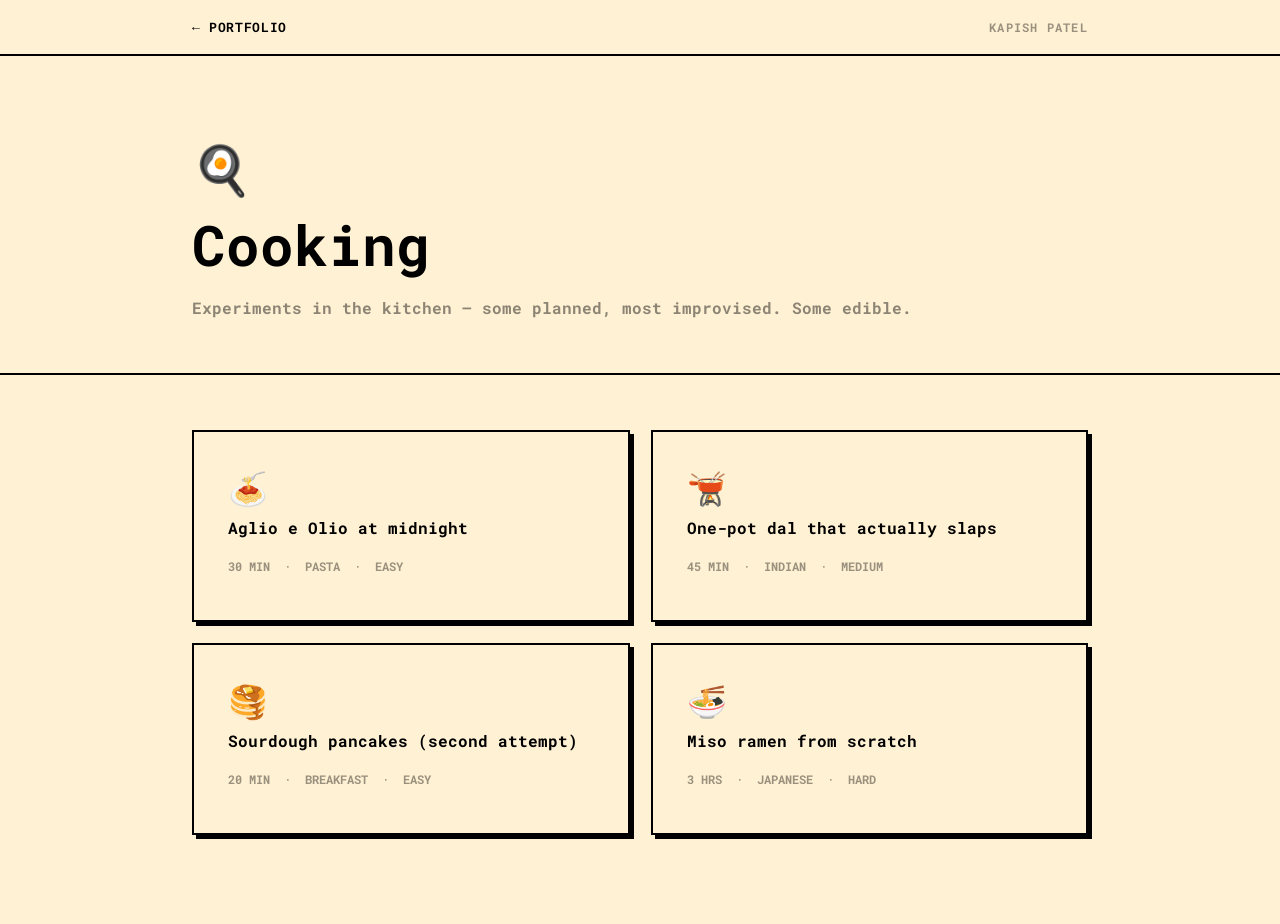
<file: pages/cooking.html>
<!DOCTYPE html>
<html lang="en">
<head>
    <meta charset="UTF-8">
    <meta name="viewport" content="width=device-width, initial-scale=1.0">
    <title>Cooking | Kapish Patel</title>
    <link rel="preconnect" href="https://fonts.googleapis.com">
    <link rel="preconnect" href="https://fonts.gstatic.com" crossorigin>
    <link href="https://fonts.googleapis.com/css2?family=Roboto+Mono:ital,wght@0,100..700;1,100..700&display=swap" rel="stylesheet">
    <link rel="stylesheet" href="../style.css">
</head>
<body class="subpage">

    <nav class="subpage-nav">
        <a href="../index.html" class="subpage-back">&#8592; PORTFOLIO</a>
        <span class="subpage-name">KAPISH PATEL</span>
    </nav>

    <header class="subpage-hero">
        <span class="subpage-icon">🍳</span>
        <h1>Cooking</h1>
        <p>Experiments in the kitchen — some planned, most improvised. Some edible.</p>
    </header>

    <main class="subpage-content">
        <div class="subpage-recipe-grid">

            <div class="sr-card">
                <span class="sr-emoji">🍝</span>
                <h3 class="sr-title">Aglio e Olio at midnight</h3>
                <p class="sr-meta">30 MIN &nbsp;·&nbsp; PASTA &nbsp;·&nbsp; EASY</p>
            </div>

            <div class="sr-card">
                <span class="sr-emoji">🫕</span>
                <h3 class="sr-title">One-pot dal that actually slaps</h3>
                <p class="sr-meta">45 MIN &nbsp;·&nbsp; INDIAN &nbsp;·&nbsp; MEDIUM</p>
            </div>

            <div class="sr-card">
                <span class="sr-emoji">🥞</span>
                <h3 class="sr-title">Sourdough pancakes (second attempt)</h3>
                <p class="sr-meta">20 MIN &nbsp;·&nbsp; BREAKFAST &nbsp;·&nbsp; EASY</p>
            </div>

            <div class="sr-card">
                <span class="sr-emoji">🍜</span>
                <h3 class="sr-title">Miso ramen from scratch</h3>
                <p class="sr-meta">3 HRS &nbsp;·&nbsp; JAPANESE &nbsp;·&nbsp; HARD</p>
            </div>

        </div>
    </main>

</body>
</html>
</file>
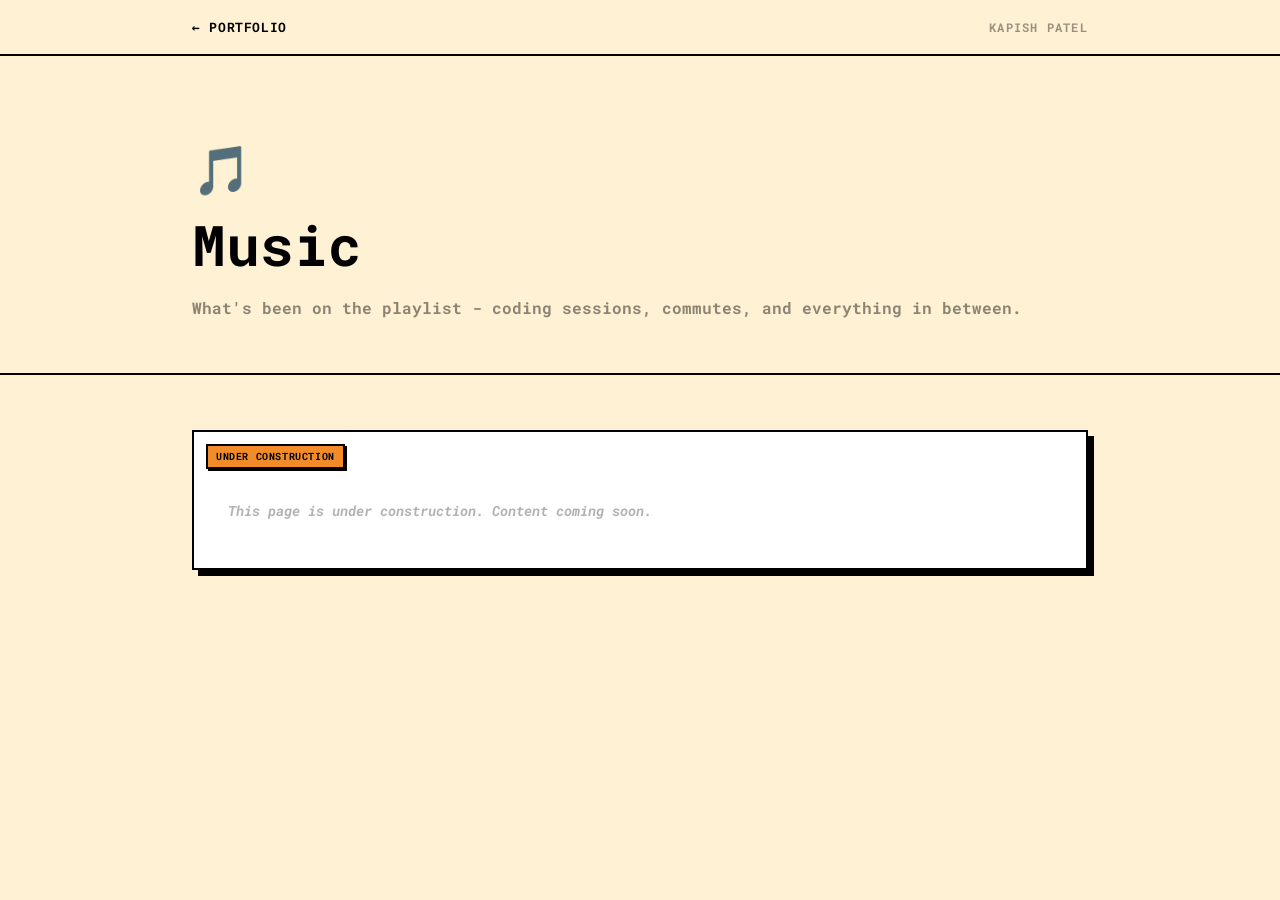
<file: pages/music.html>
<!DOCTYPE html>
<html lang="en">
<head>
    <meta charset="UTF-8">
    <meta name="viewport" content="width=device-width, initial-scale=1.0">
    <title>Music | Kapish Patel</title>
    <link rel="preconnect" href="https://fonts.googleapis.com">
    <link rel="preconnect" href="https://fonts.gstatic.com" crossorigin>
    <link href="https://fonts.googleapis.com/css2?family=Roboto+Mono:ital,wght@0,100..700;1,100..700&display=swap" rel="stylesheet">
    <link rel="stylesheet" href="../style.css">
    <script src="../data.js"></script>
    <script src="../app.js"></script>
</head>
<body class="subpage">

    <nav class="subpage-nav">
        <a href="../index.html" class="subpage-back">&#8592; PORTFOLIO</a>
        <span class="subpage-name">KAPISH PATEL</span>
    </nav>

    <header class="subpage-hero">
        <span class="subpage-icon"></span>
        <h1></h1>
        <p class="subpage-description"></p>
    </header>

    <main class="subpage-content">
        <div class="subpage-dynamic-content"></div>
    </main>

</body>
</html>
</file>
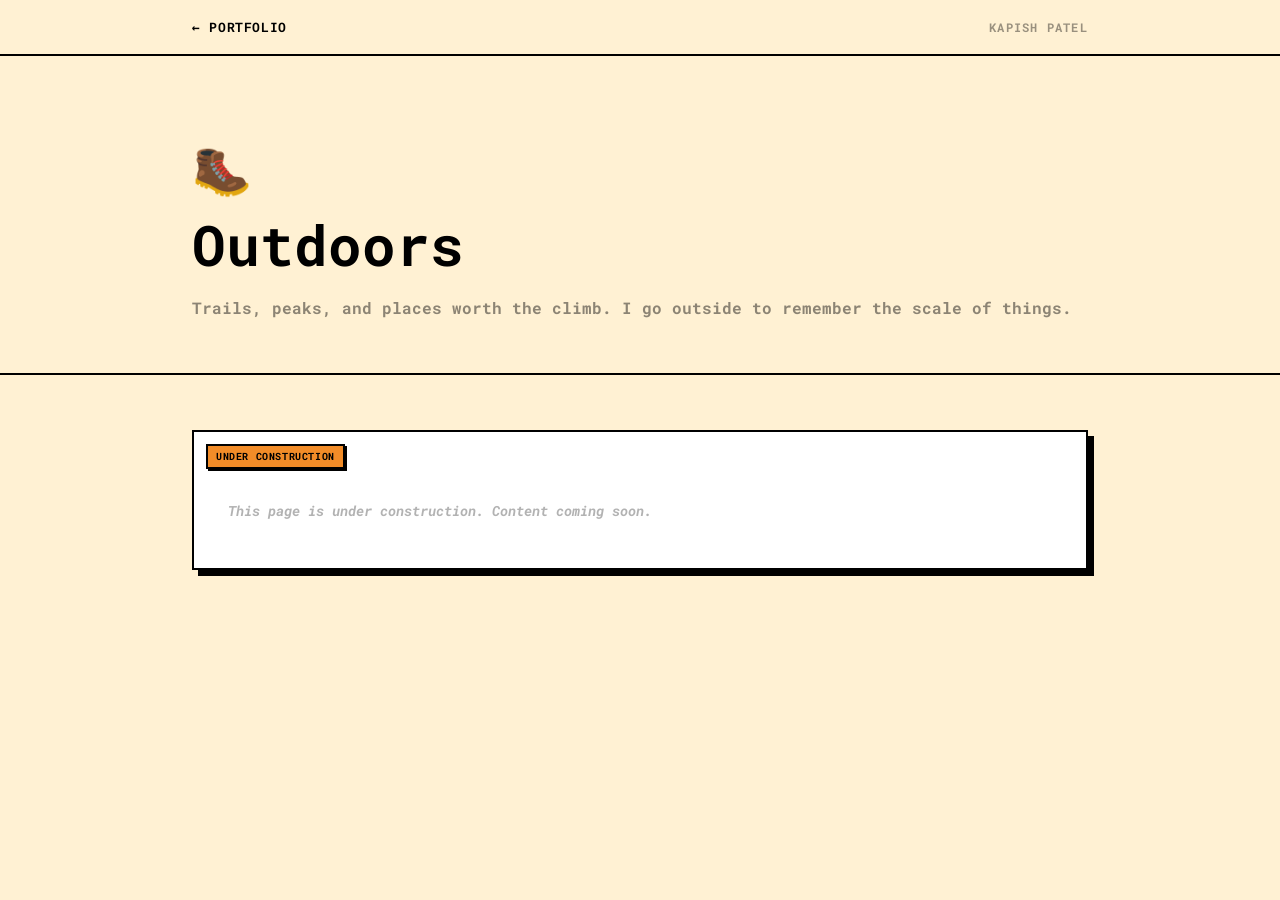
<file: pages/outdoors.html>
<!DOCTYPE html>
<html lang="en">
<head>
    <meta charset="UTF-8">
    <meta name="viewport" content="width=device-width, initial-scale=1.0">
    <title>Outdoors | Kapish Patel</title>
    <link rel="preconnect" href="https://fonts.googleapis.com">
    <link rel="preconnect" href="https://fonts.gstatic.com" crossorigin>
    <link href="https://fonts.googleapis.com/css2?family=Roboto+Mono:ital,wght@0,100..700;1,100..700&display=swap" rel="stylesheet">
    <link rel="stylesheet" href="../style.css">
    <script src="../data.js"></script>
    <script src="../app.js"></script>
</head>
<body class="subpage">

    <nav class="subpage-nav">
        <a href="../index.html" class="subpage-back">&#8592; PORTFOLIO</a>
        <span class="subpage-name">KAPISH PATEL</span>
    </nav>

    <header class="subpage-hero">
        <span class="subpage-icon"></span>
        <h1></h1>
        <p class="subpage-description"></p>
    </header>

    <main class="subpage-content">
        <div class="subpage-dynamic-content"></div>
    </main>

</body>
</html>
</file>
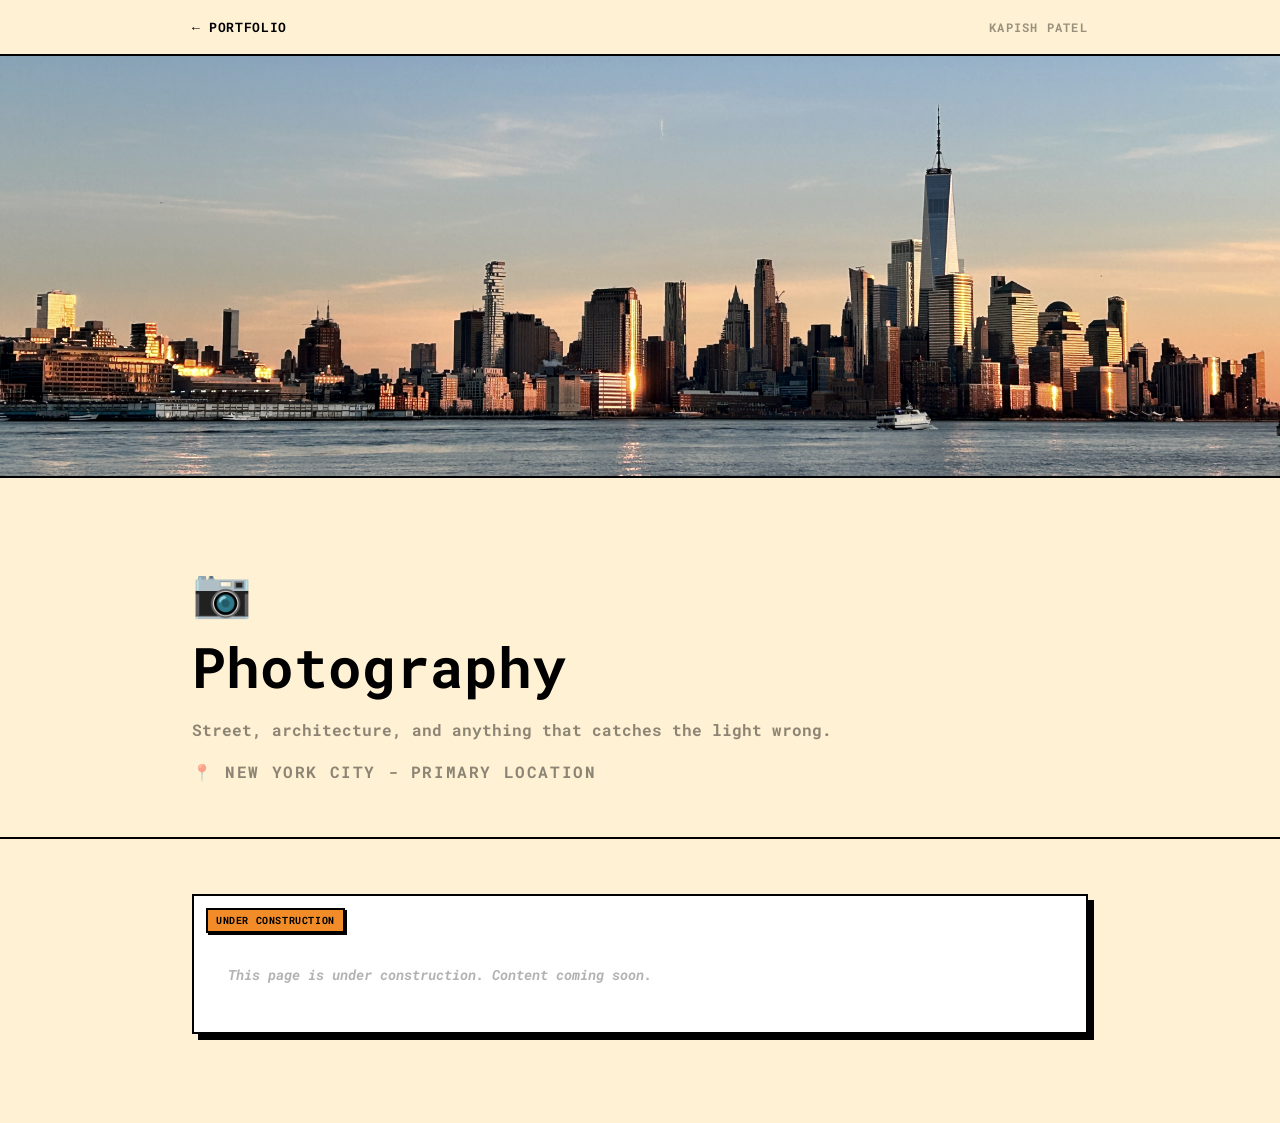
<file: pages/photography.html>
<!DOCTYPE html>
<html lang="en">
<head>
    <meta charset="UTF-8">
    <meta name="viewport" content="width=device-width, initial-scale=1.0">
    <title>Photography | Kapish Patel</title>
    <link rel="preconnect" href="https://fonts.googleapis.com">
    <link rel="preconnect" href="https://fonts.gstatic.com" crossorigin>
    <link href="https://fonts.googleapis.com/css2?family=Roboto+Mono:ital,wght@0,100..700;1,100..700&display=swap" rel="stylesheet">
    <link rel="stylesheet" href="../style.css">
    <style>
        .photo-hero-img {
            width: 100%;
            height: 420px;
            object-fit: cover;
            display: block;
            border-bottom: 2px solid #000;
            filter: grayscale(30%) contrast(1.05);
        }
        .photo-location {
            font-size: 0.7rem;
            font-weight: 900;
            letter-spacing: 0.1em;
            color: rgba(0,0,0,0.35);
            margin: 0;
        }
    </style>
    <script src="../data.js"></script>
    <script src="../app.js"></script>
</head>
<body class="subpage">

    <nav class="subpage-nav">
        <a href="../index.html" class="subpage-back">&#8592; PORTFOLIO</a>
        <span class="subpage-name">KAPISH PATEL</span>
    </nav>

    <img class="photo-hero-img" hidden alt="Photography hero image">

    <header class="subpage-hero">
        <span class="subpage-icon"></span>
        <h1></h1>
        <p class="subpage-description"></p>
        <p class="photo-location" hidden></p>
    </header>

    <main class="subpage-content">
        <div class="subpage-dynamic-content"></div>
    </main>

</body>
</html>
</file>
<file: style.css>
:root {
    --color-background: #fff1d3;
    --color-text: #000000;
    --color-text-secondary: white;
    --color-red: #ce2626;
    --color-red-outline: rgba(206, 38, 38, 0.40);
    --color-green: #2a9d8f;
    --color-yellow: #f0e040;
    --color-blue: #00b4d6;
    --color-purple: #9b72cf;
    --default-font: 'Roboto Mono', monospace;
}

body{
    margin: 0;
    border: 0;
    padding: 0;
    background-color: var(--color-background);
    font-family: var(--default-font);
}

.container {
    width: 70%;
    margin: 0 auto;
}

.navigation {
    display: flex;
    justify-content: space-between;
    align-items: center;
    padding: 18px 0;
}

.divider {
    width: 100vw;
    position: relative;
    left: 50%;
    transform: translateX(-50%);
}

.divider hr {
    border: none;
    border-top: 4px solid var(--color-text);
    margin: 0;
}

.links {
    display: flex;
    gap: 34px;              /* golden: 34px between nav links */
}

.links a {
    text-decoration: none;
    color: var(--color-text);
    font-weight: 700;
    font-size: 0.85rem;
    letter-spacing: 0.05em;
    position: relative;
    padding-bottom: 3px;
}

/* Animated underline that cycles through accent colors */
.links a::after {
    content: '';
    position: absolute;
    left: 0;
    bottom: 0;
    width: 0%;
    height: 2px;
    background: var(--link-accent, var(--color-blue));
    transition: width 0.25s ease;
}

.links a:hover::after {
    width: 100%;
}

/* Each link gets its own accent color */
.links a:nth-child(1) { --link-accent: var(--color-blue);  }
.links a:nth-child(2) { --link-accent: var(--color-green); }
.links a:nth-child(3) { --link-accent: var(--color-red);   }
.links a:nth-child(4) { --link-accent: var(--color-purple); }

.links a:hover {
    color: var(--link-accent, var(--color-blue));
    transition: color 0.2s ease;
}

.intro-content {
    display: flex;
    align-items: center;
    padding: 89px 0;        /* golden: 89px top/bottom around hero content */
    gap: 55px;              /* golden: 55px between left and right columns */
}

.intro-heading {
    position: relative;
    margin-bottom: 21px;    /* golden: 21px below heading */
}

.intro-number {
    position: absolute;
    top: -20px;
    left: -10px;
    font-size: 7rem;
    font-weight: 900;
    color: rgba(0, 0, 0, 0.08);
    -webkit-text-stroke: 1.5px var(--color-red-outline);
    line-height: 1;
    user-select: none;
    z-index: 0;
}

.intro-heading h2 {
    position: relative;
    font-size: 3rem;
    font-weight: 900;
    margin: 0;
    z-index: 1;
}

.intro-content .left {
    flex: 1;
    display: flex;
    flex-direction: column;
    gap: 34px;              /* golden: 34px between p and button */
}

.intro-content .left p {
    margin: 0;
}

.intro-content .right {
    flex: 1;
    display: flex;
    justify-content: center;
}

.intro-content .right img {
    width: 100%;
    max-width: 100%;
    object-fit: cover;
}

/* ── About Section ── */
.About {
    padding: 89px 0;
}

.about-content {
    display: flex;
    align-items: flex-start;
    gap: 55px;
}

.about-left {
    flex: 1;
}

.about-photo-wrapper {
    position: relative;
    display: inline-block;
    border: 3px solid var(--color-text);
    box-shadow: 8px 8px 0px var(--color-text);
}

.about-photo-wrapper img {
    display: block;
    width: 100%;
    max-width: 380px;
    height: auto;
    filter: grayscale(100%);
}

.intro-photo-wrapper {
    position: relative;
    display: inline-block;
}

.intro-photo-wrapper img {
    display: block;
    width: 100%;
    max-width: 380px;
    height: auto;
}

.about-right {
    flex: 1;
    display: flex;
    flex-direction: column;
    gap: 21px;
}

.about-heading {
    position: relative;
    margin-bottom: 21px;
}

.about-number {
    position: absolute;
    top: -20px;
    left: -10px;
    font-size: 7rem;
    font-weight: 900;
    color: rgba(0, 0, 0, 0.08);
    -webkit-text-stroke: 1.5px var(--color-red-outline);
    line-height: 1;
    user-select: none;
    z-index: 0;
}

.about-heading h2 {
    position: relative;
    font-size: 3rem;
    font-weight: 900;
    margin: 0;
    z-index: 1;
}

.about-right p {
    font-size: 0.95rem;
    font-weight: 700;
    line-height: 1.7;
    margin: 0;
}

.about-tags {
    display: flex;
    flex-wrap: wrap;
    gap: 13px;
    margin-top: 34px;
}

.about-tag {
    display: inline-block;
    padding: 8px 16px;
    background-color: var(--color-green);
    border: 2px solid var(--color-text);
    box-shadow: 3px 3px 0px var(--color-text);
    font-size: 0.78rem;
    font-weight: 700;
    letter-spacing: 0.03em;
}

.about-tag:nth-child(2) {
    transform: rotate(-1.5deg);
}

.about-tag:nth-child(3) {
    transform: rotate(1deg);
}

/* ── Experience Section ── */
.Experience {
    padding: 89px 0;
}

.exp-heading {
    position: relative;
    margin-bottom: 55px;
}

.exp-number {
    position: absolute;
    top: -20px;
    left: -10px;
    font-size: 7rem;
    font-weight: 900;
    color: rgba(0, 0, 0, 0.08);
    -webkit-text-stroke: 1.5px var(--color-red-outline);
    line-height: 1;
    user-select: none;
    z-index: 0;
}

.exp-heading h2 {
    position: relative;
    font-size: 3rem;
    font-weight: 900;
    margin: 0;
    z-index: 1;
}

.exp-tags {
    display: flex;
    flex-wrap: wrap;
    gap: 13px;
    margin-bottom: 34px;
}

.exp-tag {
    display: inline-block;
    padding: 8px 16px;
    background-color: var(--color-blue);
    border: 2px solid var(--color-text);
    box-shadow: 3px 3px 0px var(--color-text);
    font-size: 0.78rem;
    font-weight: 700;
    letter-spacing: 0.03em;
    cursor: pointer;
    transition: transform 0.15s ease, box-shadow 0.15s ease;
}

.exp-tag:hover {
    transform: translate(-1px, -1px);
    box-shadow: 4px 4px 0px var(--color-text);
}

.exp-tag.active {
    background-color: var(--color-text);
    color: var(--color-background);
    box-shadow: none;
    transform: none;
}

.exp-card {
    border-left: 4px solid var(--color-text);
    background-color: white;
    border: 2px solid var(--color-text);
    box-shadow: 6px 6px 0px var(--color-text);
    padding: 34px;
}

.exp-card.hidden {
    display: none;
}

.exp-card h3 {
    font-size: 1.4rem;
    font-weight: 900;
    margin: 0 0 13px 0;
}

.exp-badge {
    display: inline-block;
    padding: 4px 12px;
    background-color: var(--color-blue);
    border: 2px solid var(--color-text);
    font-size: 0.72rem;
    font-weight: 700;
    letter-spacing: 0.08em;
    margin-bottom: 21px;
}

.exp-card ul {
    list-style: none;
    padding: 0;
    margin: 0;
    display: flex;
    flex-direction: column;
    gap: 13px;
}

.exp-card ul li {
    font-size: 0.95rem;
    font-weight: 700;
    padding-left: 20px;
    position: relative;
}

.exp-card ul li::before {
    content: '\00B7';
    position: absolute;
    left: 0;
    color: var(--color-blue);
    font-size: 1.5rem;
    line-height: 1;
    top: -2px;
}

/* ── Projects Section ── */
.Projects {
    padding: 89px 0;
}

.projects-heading {
    position: relative;
    margin-bottom: 55px;
}

.projects-number {
    position: absolute;
    top: -20px;
    left: -10px;
    font-size: 7rem;
    font-weight: 900;
    color: rgba(0, 0, 0, 0.08);
    -webkit-text-stroke: 1.5px var(--color-red-outline);
    line-height: 1;
    user-select: none;
    z-index: 0;
}

.projects-heading h2 {
    position: relative;
    font-size: 3rem;
    font-weight: 900;
    margin: 0;
    z-index: 1;
}

/* Asymmetric 3-col grid:
   Row 1-2: [  XL (2 cols)  ] [ L ]
   Row 3:   [ M ] [ S ] [ XS ]       */
.project-grid {
    display: grid;
    grid-template-columns: repeat(3, 1fr);
    gap: 21px;
}

/* ── Base card ── */
.project-card {
    background-color: white;
    border: 2px solid var(--color-text);
    box-shadow: 6px 6px 0px var(--color-text);
    display: flex;
    flex-direction: column;
}

/* ── XL: featured, 2 cols × 2 rows ── */
.project-card-xl {
    grid-column: span 2;
    grid-row: span 2;
    padding: 55px;
    gap: 21px;
    flex-direction: column;
    border-width: 3px;
    box-shadow: 10px 10px 0px var(--color-text);
    overflow: hidden;
}

.project-card-xl .project-title {
    font-size: 2rem;
    font-weight: 900;
    margin: 0;
    line-height: 1.15;
}

/* desc + image sit side by side in one row */
.project-xl-body {
    display: flex;
    gap: 34px;
    align-items: flex-start;
    flex: 1;
}

.project-card-xl .project-desc {
    font-size: 0.9rem;
    font-weight: 700;
    line-height: 1.8;
    margin: 0;
    flex: 1;
}

.project-xl-image {
    width: 200px;
    height: 140px;
    flex-shrink: 0;
    border: 2px solid var(--color-text);
    overflow: hidden;
}

.project-xl-image img {
    width: 100%;
    height: 100%;
    object-fit: cover;
    display: block;
    filter: grayscale(20%);
}

.project-xl-image-placeholder {
    width: 100%;
    height: 100%;
    background: repeating-linear-gradient(
        -45deg,
        transparent,
        transparent 10px,
        rgba(0,0,0,0.06) 10px,
        rgba(0,0,0,0.06) 20px
    );
}

/* ── L: tall right column, 1 col × 2 rows ── */
.project-card-l {
    grid-row: span 2;
    padding: 34px;
    gap: 21px;
}

.project-card-l .project-title {
    font-size: 1.3rem;
    font-weight: 900;
    margin: 0;
}

.project-card-l .project-desc {
    font-size: 0.88rem;
    font-weight: 700;
    line-height: 1.7;
    margin: 0;
    flex: 1;
}

/* ── M: title + short description + links ── */
.project-card-m {
    padding: 21px;
    gap: 13px;
}

.project-card-m .project-title {
    font-size: 1rem;
    font-weight: 900;
    margin: 0;
}

.project-card-m .project-desc {
    font-size: 0.82rem;
    font-weight: 700;
    line-height: 1.6;
    margin: 0;
    flex: 1;
}

/* ── S: title + tags + link ── */
.project-card-s {
    padding: 21px;
    gap: 13px;
}

.project-card-s .project-title {
    font-size: 0.95rem;
    font-weight: 900;
    margin: 0;
}

/* ── XS: list of mini projects ── */
.project-card-xs {
    padding: 21px;
    gap: 0;
    justify-content: flex-start;
}

.project-xs-row {
    display: flex;
    align-items: center;
    justify-content: space-between;
    gap: 13px;
    padding: 13px 0;
    border-bottom: 2px solid var(--color-text);
}

.project-xs-row:first-child {
    padding-top: 0;
}

.project-xs-row:last-child {
    border-bottom: none;
    padding-bottom: 0;
}

.project-xs-title {
    font-size: 0.85rem;
    font-weight: 900;
    white-space: nowrap;
    overflow: hidden;
    text-overflow: ellipsis;
}

/* ── Shared sub-elements ── */
.project-badge {
    display: inline-block;
    padding: 4px 12px;
    background-color: var(--color-blue);
    border: 2px solid var(--color-text);
    font-size: 0.72rem;
    font-weight: 700;
    letter-spacing: 0.08em;
    align-self: flex-start;
}

.project-tags {
    display: flex;
    flex-wrap: wrap;
    gap: 8px;
}

.project-tag {
    display: inline-block;
    padding: 4px 10px;
    background-color: var(--color-yellow);
    border: 2px solid var(--color-text);
    font-size: 0.72rem;
    font-weight: 700;
    letter-spacing: 0.05em;
}

.project-links {
    display: flex;
    gap: 13px;
    flex-wrap: wrap;
}

.project-link {
    display: inline-block;
    padding: 8px 16px;
    background-color: transparent;
    color: var(--color-text);
    font-family: var(--default-font);
    font-size: 0.78rem;
    font-weight: 700;
    letter-spacing: 0.05em;
    text-decoration: none;
    border: 2px solid var(--color-text);
    box-shadow: 3px 3px 0px var(--color-text);
    transition: transform 0.15s ease, box-shadow 0.15s ease;
}

.project-link:hover {
    transform: translate(-2px, -2px);
    box-shadow: 5px 5px 0px var(--color-text);
}

.project-link-primary {
    background-color: var(--color-text);
    color: var(--color-background);
}

.project-link-primary:hover {
    color: var(--color-background);
}

.projects-empty {
    font-size: 0.9rem;
    font-weight: 700;
    color: rgba(0,0,0,0.4);
    font-style: italic;
}

/* ── Education Section ── */
.Education {
    padding: 89px 0;
}

.edu-heading {
    position: relative;
    margin-bottom: 55px;
    text-align: right;
}

.edu-number {
    position: absolute;
    top: -20px;
    right: -10px;
    font-size: 7rem;
    font-weight: 900;
    color: rgba(0, 0, 0, 0.08);
    -webkit-text-stroke: 1.5px var(--color-red-outline);
    line-height: 1;
    user-select: none;
    z-index: 0;
}

.edu-heading h2 {
    position: relative;
    font-size: 3rem;
    font-weight: 900;
    margin: 0;
    z-index: 1;
}

.edu-tags {
    display: flex;
    flex-wrap: wrap;
    justify-content: flex-end;
    gap: 13px;
    margin-bottom: 34px;
}

.edu-tag {
    display: inline-block;
    padding: 8px 16px;
    background-color: var(--color-blue);
    border: 2px solid var(--color-text);
    box-shadow: 3px 3px 0px var(--color-text);
    font-size: 0.78rem;
    font-weight: 700;
    letter-spacing: 0.03em;
    cursor: pointer;
    transition: transform 0.15s ease, box-shadow 0.15s ease;
}

.edu-tag:hover {
    transform: translate(-1px, -1px);
    box-shadow: 4px 4px 0px var(--color-text);
}

.edu-tag.active {
    background-color: var(--color-text);
    color: var(--color-background);
    box-shadow: none;
    transform: none;
}

.edu-card {
    background-color: white;
    border: 2px solid var(--color-text);
    box-shadow: 6px 6px 0px var(--color-text);
    padding: 34px;
}

.edu-card.hidden {
    display: none;
}

.edu-card h3 {
    font-size: 1.4rem;
    font-weight: 900;
    margin: 0 0 13px 0;
}

.edu-badge {
    display: inline-block;
    padding: 4px 12px;
    background-color: var(--color-blue);
    border: 2px solid var(--color-text);
    font-size: 0.72rem;
    font-weight: 700;
    letter-spacing: 0.08em;
    margin-bottom: 21px;
}

.edu-card ul {
    list-style: none;
    padding: 0;
    margin: 0;
    display: flex;
    flex-direction: column;
    gap: 13px;
}

.edu-card ul li {
    font-size: 0.95rem;
    font-weight: 700;
    padding-left: 20px;
    position: relative;
}

.edu-card ul li::before {
    content: '\00B7';
    position: absolute;
    left: 0;
    color: var(--color-blue);
    font-size: 1.5rem;
    line-height: 1;
    top: -2px;
}

/* ── Skills Section ── */
.Skills {
    padding: 89px 0;
    overflow: hidden;
}

.skills-heading {
    position: relative;
    margin-bottom: 55px;
}

.skills-number {
    position: absolute;
    top: -20px;
    left: -10px;
    font-size: 7rem;
    font-weight: 900;
    color: rgba(0, 0, 0, 0.08);
    -webkit-text-stroke: 1.5px var(--color-red-outline);
    line-height: 1;
    user-select: none;
    z-index: 0;
}

.skills-heading h2 {
    position: relative;
    font-size: 3rem;
    font-weight: 900;
    margin: 0;
    z-index: 1;
}

/* Full-width marquee */
.marquee-wrapper {
    width: 100vw;
    position: relative;
    left: 50%;
    transform: translateX(-50%);
    overflow: hidden;
    border-top: 3px solid var(--color-text);
    border-bottom: 3px solid var(--color-text);
    background-color: white;
    padding: 13px 0;
    margin-bottom: 21px;
}

.marquee-track {
    display: flex;
    gap: 13px;
    width: max-content;
}

.row-ltr {
    animation: marquee-ltr 30s linear infinite;
}

.row-rtl {
    animation: marquee-rtl 30s linear infinite;
}

@keyframes marquee-ltr {
    from { transform: translateX(0); }
    to   { transform: translateX(-50%); }
}

@keyframes marquee-rtl {
    from { transform: translateX(-50%); }
    to   { transform: translateX(0); }
}

.marquee-item {
    display: flex;
    align-items: center;
    gap: 10px;
    padding: 10px 20px;
    border: 2px solid var(--color-text);
    box-shadow: 3px 3px 0px var(--color-text);
    background-color: var(--color-background);
    font-size: 0.85rem;
    font-weight: 700;
    white-space: nowrap;
    flex-shrink: 0;
}

.marquee-item i {
    font-size: 1.4rem;
}

/* ── Beyond Code Section ── */
.BeyondCode {
    padding: 89px 0;
}

.beyondcode-heading {
    position: relative;
    margin-bottom: 55px;
}

.beyondcode-number {
    position: absolute;
    top: -20px;
    left: -10px;
    font-size: 7rem;
    font-weight: 900;
    color: rgba(0, 0, 0, 0.08);
    -webkit-text-stroke: 1.5px var(--color-red-outline);
    line-height: 1;
    user-select: none;
    z-index: 0;
}

.beyondcode-heading h2 {
    position: relative;
    font-size: 3rem;
    font-weight: 900;
    margin: 0;
    z-index: 1;
}

.beyondcode-grid {
    display: grid;
    grid-template-columns: repeat(5, 1fr);
    gap: 21px;
}

.beyondcode-card {
    position: relative;
    background-color: white;
    border: 2px solid var(--color-text);
    box-shadow: 6px 6px 0px var(--color-text);
    padding: 34px 21px;
    display: flex;
    flex-direction: column;
    gap: 13px;
    text-decoration: none;
    color: var(--color-text);
    transition: transform 0.15s ease, box-shadow 0.15s ease;
}

.beyondcode-card:hover {
    transform: translate(-2px, -2px);
    box-shadow: 8px 8px 0px var(--color-text);
}

.beyondcode-icon {
    font-size: 2.5rem;
    line-height: 1;
}

.beyondcode-card-title {
    font-size: 1rem;
    font-weight: 900;
    margin: 0;
    letter-spacing: 0.02em;
}

.beyondcode-card-desc {
    font-size: 0.78rem;
    font-weight: 700;
    line-height: 1.6;
    color: rgba(0, 0, 0, 0.55);
    margin: 0;
    flex: 1;
}

.beyondcode-card-link {
    font-size: 0.75rem;
    font-weight: 900;
    letter-spacing: 0.08em;
    margin-top: auto;
}

.construction-tag {
    position: absolute;
    top: 12px;
    right: 12px;
    padding: 4px 8px;
    font-size: 0.62rem;
    font-weight: 900;
    letter-spacing: 0.06em;
    text-transform: uppercase;
    background-color: #f28c28;
    border: 2px solid var(--color-text);
    box-shadow: 2px 2px 0px var(--color-text);
}

.beyondcode-card.is-under-construction {
    pointer-events: none;
    cursor: not-allowed;
    opacity: 0.88;
}

.beyondcode-card.is-under-construction:hover {
    transform: none;
    box-shadow: 6px 6px 0px var(--color-text);
}

/* ── Subpage styles ── */
.subpage body,
body.subpage {
    background: var(--color-background);
    font-family: var(--default-font);
    margin: 0;
}

.subpage-nav {
    display: flex;
    justify-content: space-between;
    align-items: center;
    padding: 18px 15%;
    border-bottom: 2px solid var(--color-text);
}

.subpage-back {
    font-size: 0.82rem;
    font-weight: 900;
    letter-spacing: 0.05em;
    text-decoration: none;
    color: var(--color-text);
    transition: color 0.15s ease;
}

.subpage-back:hover {
    color: var(--color-blue);
}

.subpage-name {
    font-size: 0.78rem;
    font-weight: 900;
    letter-spacing: 0.1em;
    color: rgba(0,0,0,0.4);
}

.subpage-hero {
    padding: 89px 15% 55px;
    display: flex;
    flex-direction: column;
    gap: 21px;
    border-bottom: 2px solid var(--color-text);
}

.subpage-icon {
    font-size: 3rem;
    line-height: 1;
}

.subpage-hero h1 {
    font-size: 3.5rem;
    font-weight: 900;
    margin: 0;
    line-height: 1.1;
}

.subpage-hero p {
    font-size: 1rem;
    font-weight: 700;
    color: rgba(0, 0, 0, 0.45);
    margin: 0;
}

.subpage-content {
    padding: 55px 15% 89px;
}

.subpage-empty {
    font-size: 0.9rem;
    font-weight: 700;
    color: rgba(0, 0, 0, 0.3);
    font-style: italic;
}

.subpage-under-construction {
    position: relative;
    border: 2px solid var(--color-text);
    box-shadow: 6px 6px 0px var(--color-text);
    background: #ffffff;
    padding: 55px 34px 34px;
}

.subpage-under-construction .construction-tag {
    right: auto;
    left: 12px;
}

.subpage-post-list {
    display: flex;
    flex-direction: column;
    gap: 0;
}

.subpage-post {
    display: flex;
    gap: 34px;
    align-items: baseline;
    padding: 21px 0;
    border-bottom: 2px solid var(--color-text);
    text-decoration: none;
    color: var(--color-text);
    transition: transform 0.15s ease;
}

.subpage-post:hover {
    transform: translateX(6px);
}

.sp-date {
    font-size: 0.75rem;
    font-weight: 700;
    color: rgba(0,0,0,0.35);
    white-space: nowrap;
    min-width: 80px;
}

.sp-title {
    font-size: 1.1rem;
    font-weight: 900;
    flex: 1;
}

.sp-tag {
    font-size: 0.72rem;
    font-weight: 900;
    letter-spacing: 0.08em;
    padding: 4px 10px;
    border: 2px solid var(--color-text);
}

.subpage-gallery {
    display: grid;
    grid-template-columns: repeat(3, 1fr);
    gap: 21px;
}

.sg-item {
    aspect-ratio: 4/3;
    background: rgba(0,0,0,0.06);
    border: 2px solid var(--color-text);
    display: flex;
    align-items: center;
    justify-content: center;
    font-size: 0.75rem;
    font-weight: 700;
    color: rgba(0,0,0,0.3);
    font-style: italic;
    overflow: hidden;
}

.sg-item img {
    width: 100%;
    height: 100%;
    object-fit: cover;
    display: block;
}

.subpage-recipe-grid {
    display: grid;
    grid-template-columns: repeat(2, 1fr);
    gap: 21px;
}

.sr-card {
    border: 2px solid var(--color-text);
    box-shadow: 4px 4px 0 var(--color-text);
    padding: 34px;
    display: flex;
    flex-direction: column;
    gap: 8px;
    text-decoration: none;
    color: var(--color-text);
    transition: transform 0.15s ease, box-shadow 0.15s ease;
}

.sr-card:hover {
    transform: translate(-2px, -2px);
    box-shadow: 6px 6px 0 var(--color-text);
}

.sr-emoji {
    font-size: 2rem;
}

.sr-title {
    font-size: 1rem;
    font-weight: 900;
    margin: 0;
}

.sr-meta {
    font-size: 0.75rem;
    font-weight: 700;
    color: rgba(0,0,0,0.4);
}

.subpage-trail-list {
    display: flex;
    flex-direction: column;
    gap: 21px;
}

.st-item {
    border: 2px solid var(--color-text);
    box-shadow: 4px 4px 0 var(--color-text);
    padding: 34px;
    display: flex;
    gap: 34px;
    align-items: flex-start;
    transition: transform 0.15s ease, box-shadow 0.15s ease;
}

.st-item:hover {
    transform: translate(-2px, -2px);
    box-shadow: 6px 6px 0 var(--color-text);
}

.st-num {
    font-size: 2.5rem;
    font-weight: 900;
    color: rgba(0,0,0,0.1);
    -webkit-text-stroke: 1px var(--color-red-outline);
    line-height: 1;
    user-select: none;
}

.st-info {
    display: flex;
    flex-direction: column;
    gap: 6px;
}

.st-name {
    font-size: 1.1rem;
    font-weight: 900;
    margin: 0;
}

.st-meta {
    font-size: 0.78rem;
    font-weight: 700;
    color: rgba(0,0,0,0.4);
}

/* ── Footer (with contact + NYC bg) ── */
.footer {
    position: relative;
    color: #ffffff;
    overflow: hidden;
    margin-top: 89px;
}

/* NYC full-bleed background */
.footer-bg {
    position: absolute;
    inset: 0;
    z-index: 0;
}

.footer-bg img {
    width: 100%;
    height: 100%;
    object-fit: cover;
    object-position: center 60%;
    display: block;
    filter: grayscale(40%) contrast(1.05);
}

/* Heavy dark overlay so everything on top is legible */
.footer-bg-overlay {
    position: absolute;
    inset: 0;
    background: linear-gradient(
        to bottom,
        rgba(0, 0, 0, 0.20) 0%,
        rgba(0, 0, 0, 0.42) 60%,
        rgba(0, 0, 0, 0.72) 100%
    );
}

/* Contact block — sits above the image */
.footer-contact {
    position: relative;
    z-index: 1;
    padding: 220px 15% 160px;
    display: flex;
    flex-direction: column;
    gap: 21px;
    max-width: 700px;
}

.contact-eyebrow {
    font-size: 1rem;
    font-weight: 900;
    letter-spacing: 0.18em;
    color: var(--color-blue);
    margin: 0;
}

.contact-heading {
    font-size: 3.5rem;
    font-weight: 900;
    line-height: 1.1;
    margin: 0;
    color: #ffffff;
}

.contact-sub {
    font-size: 0.9rem;
    font-weight: 500;
    line-height: 1.8;
    color: rgba(255, 255, 255, 0.6);
    margin: 0;
    max-width: 460px;
}

.contact-btn {
    display: inline-block;
    align-self: flex-start;
    margin-top: 13px;
    padding: 16px 34px;
    background-color: var(--color-blue);
    color: #000000;
    font-family: var(--default-font);
    font-size: 0.85rem;
    font-weight: 900;
    letter-spacing: 0.08em;
    text-decoration: none;
    border: 3px solid #ffffff;
    box-shadow: 6px 6px 0px #ffffff;
    transition: transform 0.15s ease, box-shadow 0.15s ease;
}

.contact-btn:hover {
    transform: translate(-3px, -3px);
    box-shadow: 9px 9px 0px #ffffff;
}

/* Gradient accent divider between contact and footer links */
.footer-bar {
    position: relative;
    z-index: 1;
    height: 4px;
    background: linear-gradient(90deg, var(--color-blue) 0%, var(--color-green) 50%, var(--color-purple) 100%);
    margin: 0 15%;
}

/* Footer links row */
.footer-inner {
    position: relative;
    z-index: 1;
    display: flex;
    justify-content: space-between;
    align-items: center;
    padding: 34px 15%;
    gap: 34px;
}

.footer-left {
    display: flex;
    flex-direction: column;
    gap: 8px;
}

.footer-name {
    font-size: 1.2rem;
    font-weight: 900;
    margin: 0;
    letter-spacing: 0.08em;
    color: #ffffff;
}

.footer-tagline {
    font-size: 0.75rem;
    font-weight: 500;
    margin: 0;
    color: rgba(255,255,255,0.45);
    letter-spacing: 0.04em;
}

.footer-social {
    display: flex;
    gap: 21px;
    align-items: center;
}

.footer-link {
    display: flex;
    align-items: center;
    gap: 8px;
    color: rgba(255,255,255,0.7);
    text-decoration: none;
    font-size: 0.82rem;
    font-weight: 700;
    letter-spacing: 0.04em;
    transition: color 0.15s ease;
}

.footer-link i {
    font-size: 1.2rem;
}

.footer-link:hover {
    color: var(--color-blue);
}

.footer-right {
    display: flex;
    justify-content: flex-end;
}

.footer-resume-btn {
    display: inline-block;
    padding: 13px 21px;
    background-color: transparent;
    color: #ffffff;
    font-family: var(--default-font);
    font-size: 0.82rem;
    font-weight: 700;
    letter-spacing: 0.05em;
    text-decoration: none;
    border: 2px solid var(--color-blue);
    box-shadow: 4px 4px 0px var(--color-blue);
    transition: transform 0.15s ease, box-shadow 0.15s ease, background-color 0.15s ease;
}

.footer-resume-btn:hover {
    transform: translate(-2px, -2px);
    box-shadow: 6px 6px 0px var(--color-blue);
    background-color: var(--color-blue);
    color: #000000;
}

.footer-bottom {
    position: relative;
    z-index: 1;
    border-top: 1px solid rgba(255,255,255,0.1);
    text-align: center;
    padding: 21px 0;
}

.footer-bottom p {
    margin: 0;
    font-size: 0.75rem;
    color: rgba(255,255,255,0.35);
    letter-spacing: 0.04em;
}

.footer-heart {
    color: var(--color-red);
}
</file>
